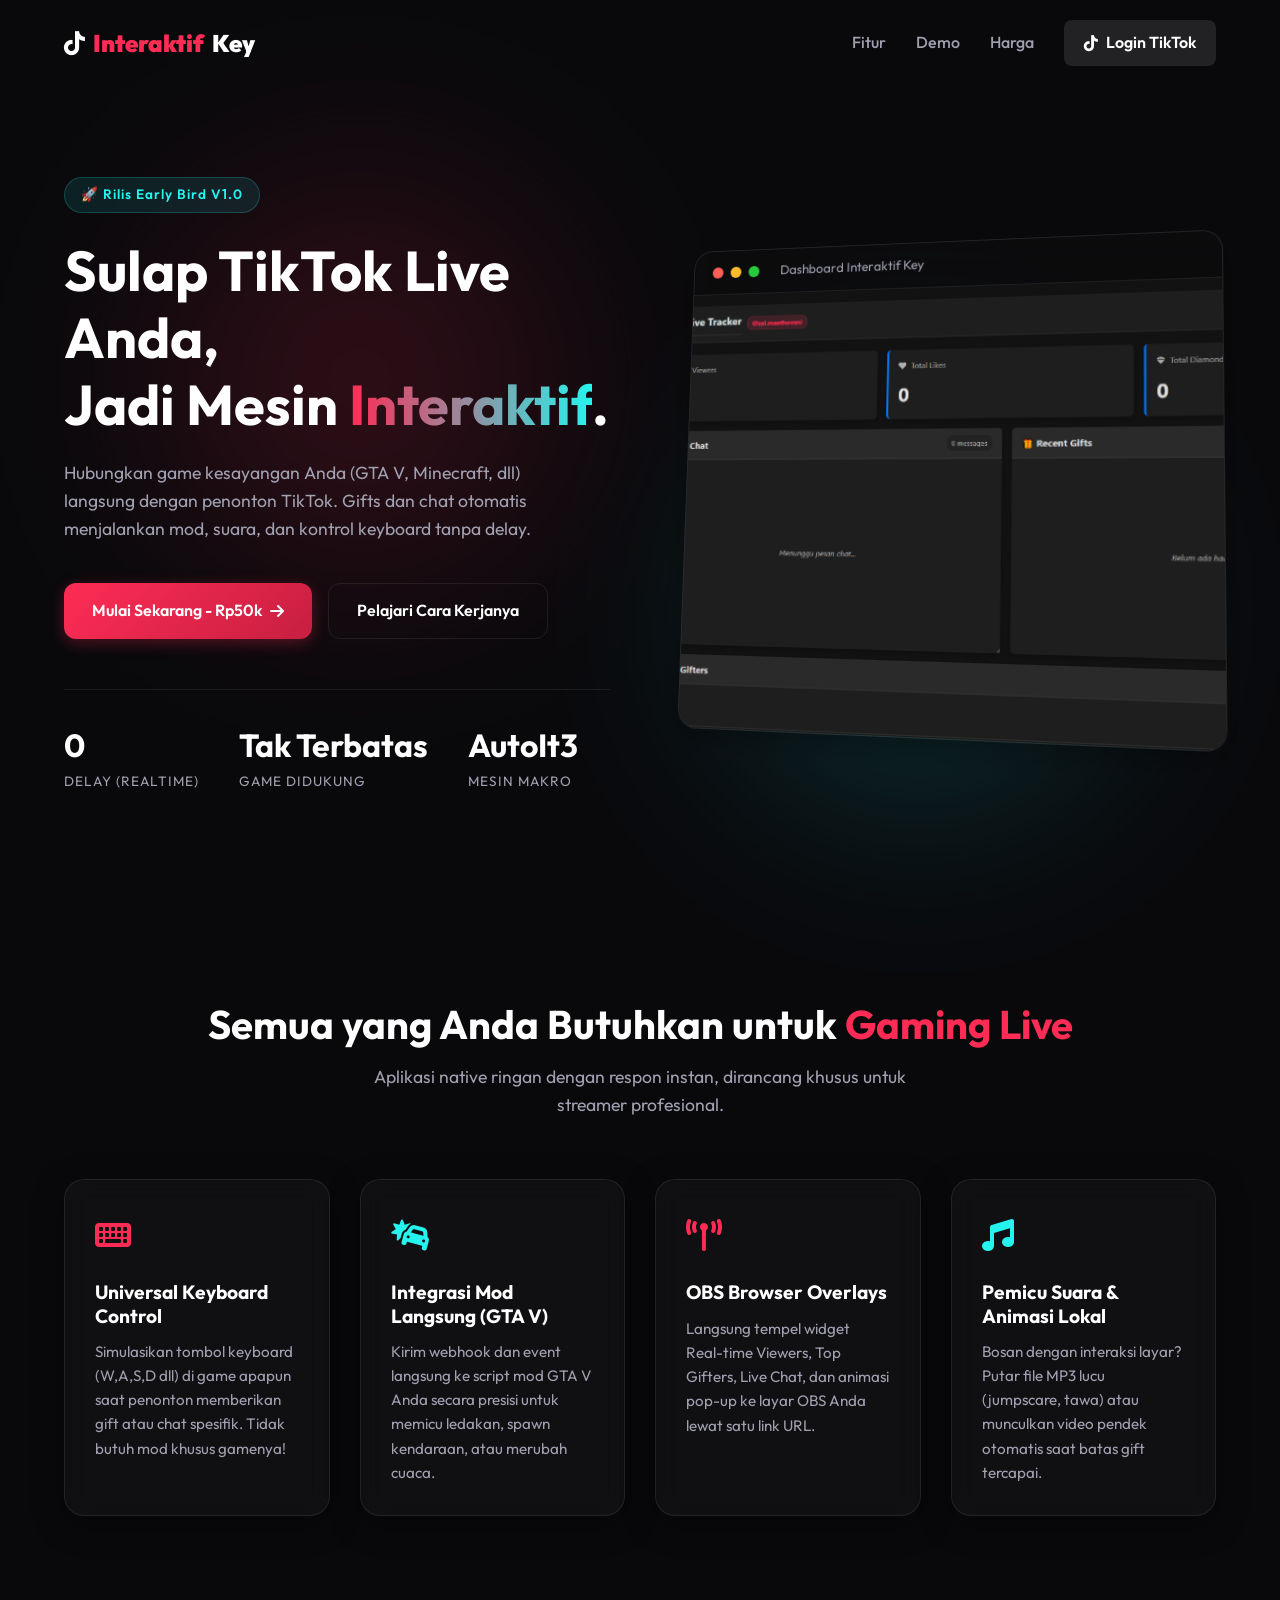
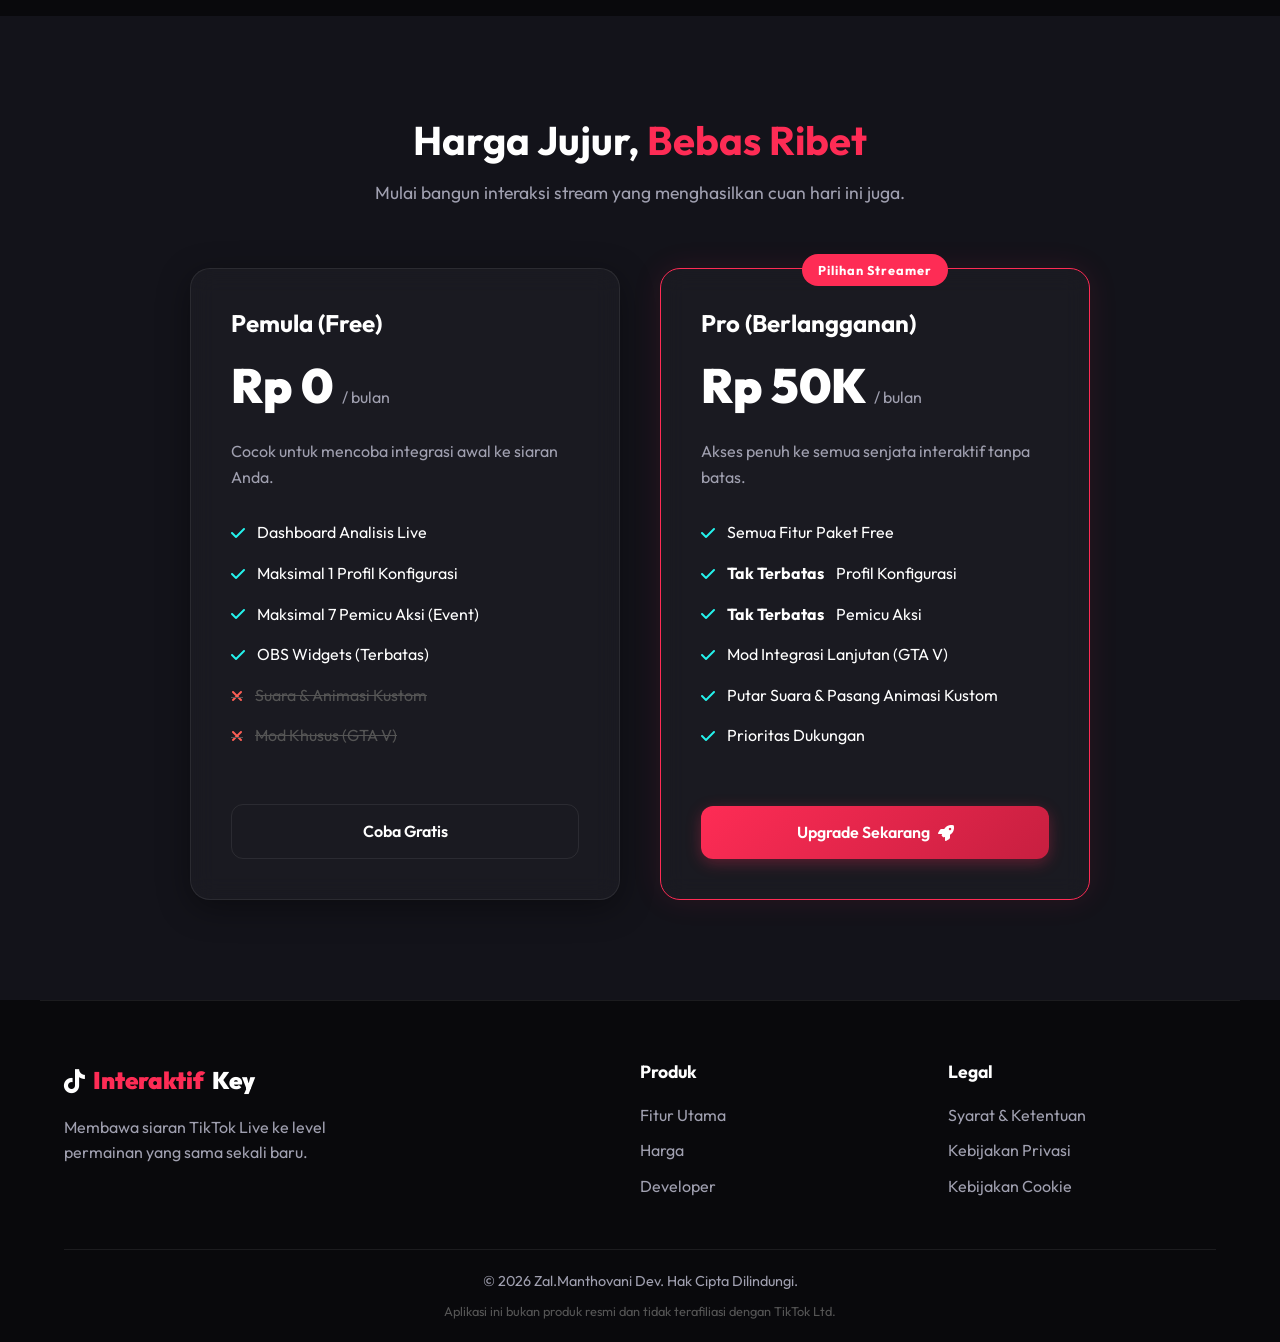
<file: index.html>
<!DOCTYPE html>
<html lang="id">

<head>
    <meta charset="UTF-8">
    <meta name="viewport" content="width=device-width, initial-scale=1.0">
    <title>Interaktif Key - Alat Streamer TikTok Live Profesional</title>
    <meta name="description"
        content="Tingkatkan interaksi siaran langsung TikTok Anda dengan Interaktif Key. Kontrol keyboard, overlay OBS, dan mod game otomatis dari gift penonton.">

    <!-- Google Fonts -->
    <link rel="preconnect" href="https://fonts.googleapis.com">
    <link rel="preconnect" href="https://fonts.gstatic.com" crossorigin>
    <link href="https://fonts.googleapis.com/css2?family=Outfit:wght@300;400;500;700;900&display=swap" rel="stylesheet">

    <!-- FontAwesome -->
    <link rel="stylesheet" href="https://cdnjs.cloudflare.com/ajax/libs/font-awesome/6.4.0/css/all.min.css">

    <!-- Custom CSS -->
    <link rel="stylesheet" href="css/style.css">
</head>

<body>
    <!-- Navbar -->
    <nav class="navbar" id="navbar">
        <div class="nav-container">
            <a href="index.html" class="logo">
                <i class="fab fa-tiktok"></i> <span>Interaktif</span>Key
            </a>
            <div class="nav-links">
                <a href="#features">Fitur</a>
                <a href="#demo">Demo</a>
                <a href="#pricing">Harga</a>
                <a href="#" class="btn-login"><i class="fab fa-tiktok"></i> Login TikTok</a>
            </div>
            <div class="hamburger">
                <i class="fas fa-bars"></i>
            </div>
        </div>
    </nav>

    <!-- Hero Section -->
    <section class="hero" id="home">
        <div class="hero-glow pink"></div>
        <div class="hero-glow cyan"></div>

        <div class="hero-content">
            <div class="badge">🚀 Rilis Early Bird V1.0</div>
            <h1 class="hero-title">Sulap TikTok Live Anda,<br>Jadi Mesin <span>Interaktif</span>.</h1>
            <p class="hero-subtitle">
                Hubungkan game kesayangan Anda (GTA V, Minecraft, dll) langsung dengan penonton TikTok.
                Gifts dan chat otomatis menjalankan mod, suara, dan kontrol keyboard tanpa delay.
            </p>
            <div class="hero-cta">
                <a href="#pricing" class="btn btn-primary">Mulai Sekarang - Rp50k <i class="fas fa-arrow-right"></i></a>
                <a href="#features" class="btn btn-outline">Pelajari Cara Kerjanya</a>
            </div>
            <div class="hero-stats">
                <div class="stat-item">
                    <span class="stat-num">0</span>
                    <span class="stat-label">Delay (Realtime)</span>
                </div>
                <div class="stat-item">
                    <span class="stat-num">Tak Terbatas</span>
                    <span class="stat-label">Game Didukung</span>
                </div>
                <div class="stat-item">
                    <span class="stat-num">AutoIt3</span>
                    <span class="stat-label">Mesin Makro</span>
                </div>
            </div>
        </div>

        <div class="hero-image">
            <div class="app-mockup glass-panel">
                <div class="mockup-header">
                    <span class="dot red"></span>
                    <span class="dot yellow"></span>
                    <span class="dot green"></span>
                    <div class="mockup-title">Dashboard Interaktif Key</div>
                </div>
                <div class="mockup-body">
                    <img src="images/dashboard.png" alt="Antarmuka Profesional Dashboard" class="dashboard-img">
                </div>
            </div>
        </div>
    </section>

    <!-- Features Section -->
    <section class="features" id="features">
        <div class="section-header text-center">
            <h2 class="section-title">Semua yang Anda Butuhkan untuk <span>Gaming Live</span></h2>
            <p class="section-subtitle">Aplikasi native ringan dengan respon instan, dirancang khusus untuk streamer
                profesional.</p>
        </div>

        <div class="features-grid">
            <div class="feature-card glass-panel" data-speed="1">
                <div class="feature-icon pink"><i class="fas fa-keyboard"></i></div>
                <h3 class="feature-title">Universal Keyboard Control</h3>
                <p>Simulasikan tombol keyboard (W,A,S,D dll) di game apapun saat penonton memberikan gift atau chat
                    spesifik. Tidak butuh mod khusus gamenya!</p>
            </div>

            <div class="feature-card glass-panel" data-speed="1.2">
                <div class="feature-icon cyan"><i class="fas fa-car-crash"></i></div>
                <h3 class="feature-title">Integrasi Mod Langsung (GTA V)</h3>
                <p>Kirim webhook dan event langsung ke script mod GTA V Anda secara presisi untuk memicu ledakan, spawn
                    kendaraan, atau merubah cuaca.</p>
            </div>

            <div class="feature-card glass-panel" data-speed="1.4">
                <div class="feature-icon pink"><i class="fas fa-broadcast-tower"></i></div>
                <h3 class="feature-title">OBS Browser Overlays</h3>
                <p>Langsung tempel widget Real-time Viewers, Top Gifters, Live Chat, dan animasi pop-up ke layar OBS
                    Anda lewat satu link URL.</p>
            </div>

            <div class="feature-card glass-panel" data-speed="1.6">
                <div class="feature-icon cyan"><i class="fas fa-music"></i></div>
                <h3 class="feature-title">Pemicu Suara & Animasi Lokal</h3>
                <p>Bosan dengan interaksi layar? Putar file MP3 lucu (jumpscare, tawa) atau munculkan video pendek
                    otomatis saat batas gift tercapai.</p>
            </div>
        </div>
    </section>

    <!-- Pricing Section -->
    <section class="pricing" id="pricing">
        <div class="section-header text-center">
            <h2 class="section-title">Harga Jujur, <span>Bebas Ribet</span></h2>
            <p class="section-subtitle">Mulai bangun interaksi stream yang menghasilkan cuan hari ini juga.</p>
        </div>

        <div class="pricing-container">
            <!-- Free Plan -->
            <div class="pricing-card glass-panel">
                <h3 class="plan-name">Pemula (Free)</h3>
                <div class="plan-price">Rp 0 <span>/ bulan</span></div>
                <p class="plan-desc">Cocok untuk mencoba integrasi awal ke siaran Anda.</p>

                <ul class="plan-features">
                    <li><i class="fas fa-check"></i> Dashboard Analisis Live</li>
                    <li><i class="fas fa-check"></i> Maksimal 1 Profil Konfigurasi</li>
                    <li><i class="fas fa-check"></i> Maksimal 7 Pemicu Aksi (Event)</li>
                    <li><i class="fas fa-check"></i> OBS Widgets (Terbatas)</li>
                    <li class="disabled"><i class="fas fa-times"></i> Suara & Animasi Kustom</li>
                    <li class="disabled"><i class="fas fa-times"></i> Mod Khusus (GTA V)</li>
                </ul>

                <a href="#" class="btn btn-outline full-width">Coba Gratis</a>
            </div>

            <!-- Pro Plan -->
            <div class="pricing-card premium glass-panel">
                <div class="popular-badge">Pilihan Streamer</div>
                <h3 class="plan-name">Pro (Berlangganan)</h3>
                <div class="plan-price">Rp 50K <span>/ bulan</span></div>
                <p class="plan-desc">Akses penuh ke semua senjata interaktif tanpa batas.</p>

                <ul class="plan-features">
                    <li><i class="fas fa-check"></i> Semua Fitur Paket Free</li>
                    <li><i class="fas fa-check"></i> <strong>Tak Terbatas</strong> Profil Konfigurasi</li>
                    <li><i class="fas fa-check"></i> <strong>Tak Terbatas</strong> Pemicu Aksi</li>
                    <li><i class="fas fa-check"></i> Mod Integrasi Lanjutan (GTA V)</li>
                    <li><i class="fas fa-check"></i> Putar Suara & Pasang Animasi Kustom</li>
                    <li><i class="fas fa-check"></i> Prioritas Dukungan</li>
                </ul>

                <a href="#" class="btn btn-primary full-width">Upgrade Sekarang <i class="fas fa-rocket"></i></a>
            </div>
        </div>
    </section>

    <!-- Footer -->
    <footer class="footer">
        <div class="footer-container">
            <div class="footer-brand">
                <a href="#" class="logo"><i class="fab fa-tiktok"></i> <span>Interaktif</span>Key</a>
                <p>Membawa siaran TikTok Live ke level permainan yang sama sekali baru.</p>
            </div>
            <div class="footer-links">
                <h4>Produk</h4>
                <a href="#features">Fitur Utama</a>
                <a href="#pricing">Harga</a>
                <a href="https://github.com/zalmanthovani" target="_blank">Developer</a>
            </div>
            <div class="footer-links">
                <h4>Legal</h4>
                <a href="tos.html">Syarat & Ketentuan</a>
                <a href="privacy.html">Kebijakan Privasi</a>
                <a href="privacy.html#cookie">Kebijakan Cookie</a>
            </div>
        </div>
        <div class="footer-bottom">
            <p>&copy; 2026 Zal.Manthovani Dev. Hak Cipta Dilindungi.</p>
            <p class="disclaimer">Aplikasi ini bukan produk resmi dan tidak terafiliasi dengan TikTok Ltd.</p>
        </div>
    </footer>

    <!-- Custom JS -->
    <script src="js/main.js"></script>
</body>

</html>
</file>
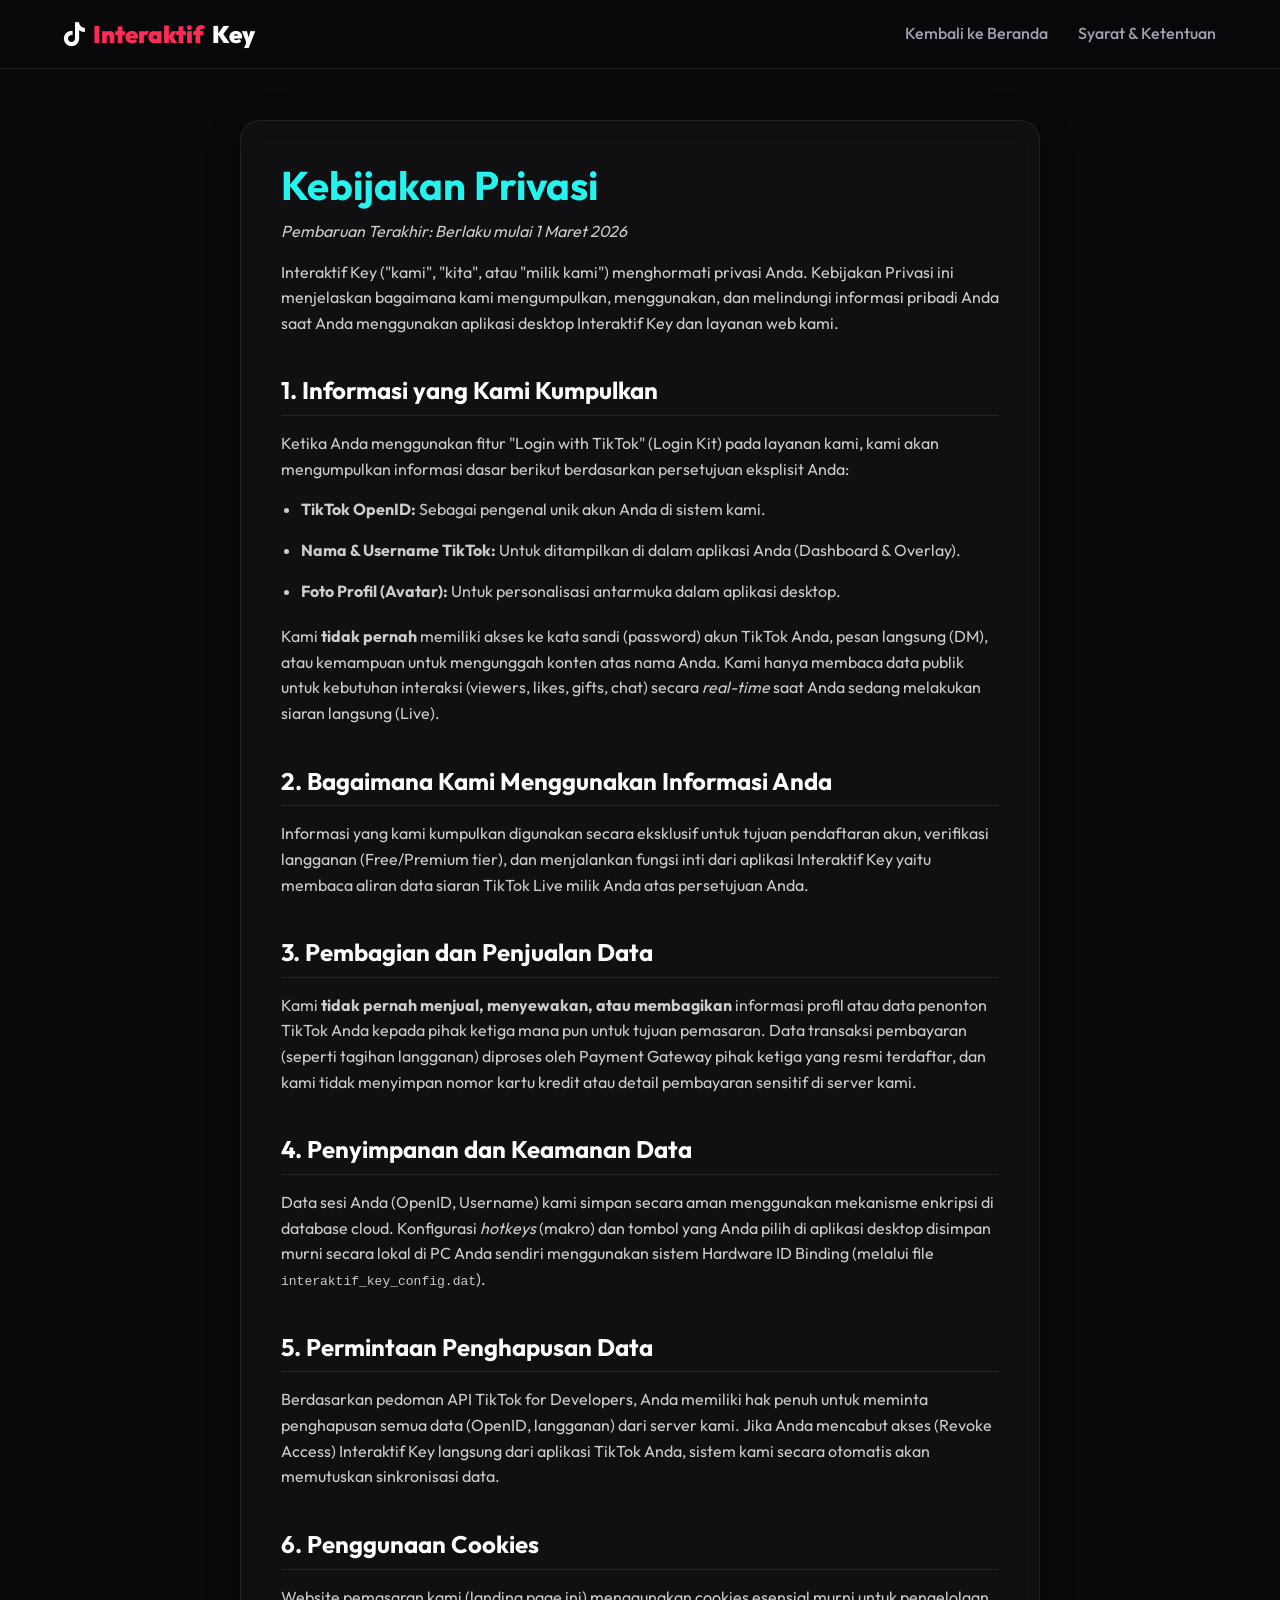
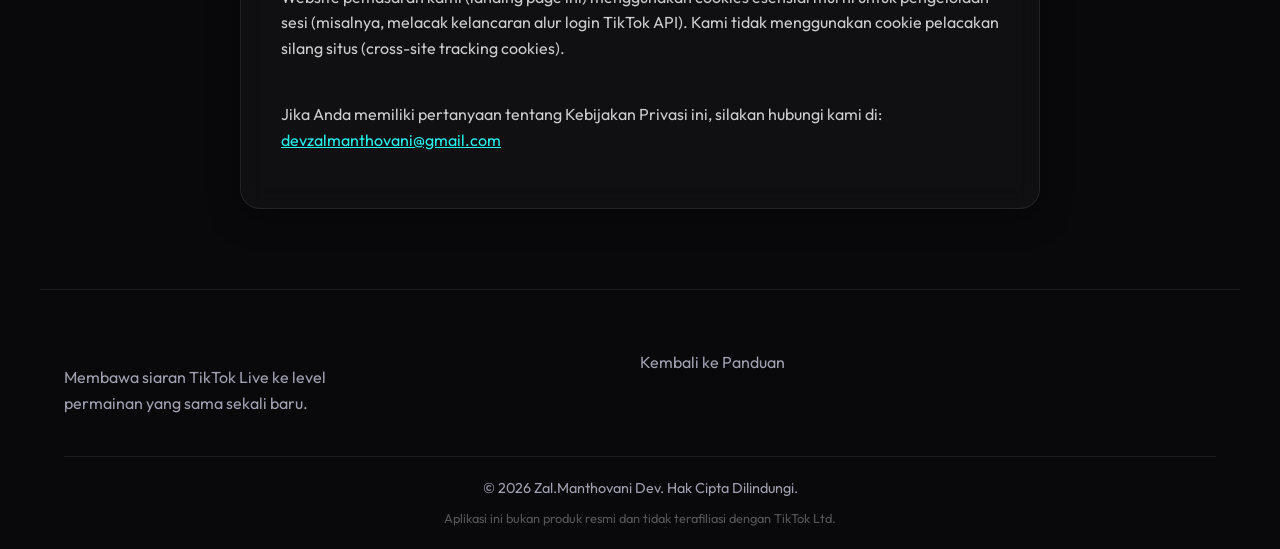
<file: privacy.html>
<!DOCTYPE html>
<html lang="id">

<head>
    <meta charset="UTF-8">
    <meta name="viewport" content="width=device-width, initial-scale=1.0">
    <title>Kebijakan Privasi - Interaktif Key</title>

    <!-- Google Fonts & Icons -->
    <link href="https://fonts.googleapis.com/css2?family=Outfit:wght@300;400;500;700;900&display=swap" rel="stylesheet">
    <link rel="stylesheet" href="https://cdnjs.cloudflare.com/ajax/libs/font-awesome/6.4.0/css/all.min.css">

    <!-- Custom CSS -->
    <link rel="stylesheet" href="css/style.css">
</head>

<body class="legal-page">
    <!-- Navbar -->
    <nav class="navbar scrolled" id="navbar">
        <div class="nav-container">
            <a href="index.html" class="logo">
                <i class="fab fa-tiktok"></i> <span>Interaktif</span>Key
            </a>
            <div class="nav-links">
                <a href="index.html">Kembali ke Beranda</a>
                <a href="tos.html">Syarat & Ketentuan</a>
            </div>
        </div>
    </nav>

    <div class="legal-content glass-panel">
        <h1>Kebijakan Privasi</h1>
        <p class="legal-update">Pembaruan Terakhir: Berlaku mulai 1 Maret 2026</p>

        <p>Interaktif Key ("kami", "kita", atau "milik kami") menghormati privasi Anda. Kebijakan Privasi ini
            menjelaskan bagaimana kami mengumpulkan, menggunakan, dan melindungi informasi pribadi Anda saat Anda
            menggunakan aplikasi desktop Interaktif Key dan layanan web kami.</p>

        <h2>1. Informasi yang Kami Kumpulkan</h2>
        <p>Ketika Anda menggunakan fitur "Login with TikTok" (Login Kit) pada layanan kami, kami akan mengumpulkan
            informasi dasar berikut berdasarkan persetujuan eksplisit Anda:</p>
        <ul>
            <li><strong>TikTok OpenID:</strong> Sebagai pengenal unik akun Anda di sistem kami.</li>
            <li><strong>Nama & Username TikTok:</strong> Untuk ditampilkan di dalam aplikasi Anda (Dashboard & Overlay).
            </li>
            <li><strong>Foto Profil (Avatar):</strong> Untuk personalisasi antarmuka dalam aplikasi desktop.</li>
        </ul>
        <p>Kami <strong>tidak pernah</strong> memiliki akses ke kata sandi (password) akun TikTok Anda, pesan langsung
            (DM), atau kemampuan untuk mengunggah konten atas nama Anda. Kami hanya membaca data publik untuk kebutuhan
            interaksi (viewers, likes, gifts, chat) secara <i>real-time</i> saat Anda sedang melakukan siaran langsung
            (Live).</p>

        <h2>2. Bagaimana Kami Menggunakan Informasi Anda</h2>
        <p>Informasi yang kami kumpulkan digunakan secara eksklusif untuk tujuan pendaftaran akun, verifikasi langganan
            (Free/Premium tier), dan menjalankan fungsi inti dari aplikasi Interaktif Key yaitu membaca aliran data
            siaran TikTok Live milik Anda atas persetujuan Anda.</p>

        <h2>3. Pembagian dan Penjualan Data</h2>
        <p>Kami <strong>tidak pernah menjual, menyewakan, atau membagikan</strong> informasi profil atau data penonton
            TikTok Anda kepada pihak ketiga mana pun untuk tujuan pemasaran. Data transaksi pembayaran (seperti tagihan
            langganan) diproses oleh Payment Gateway pihak ketiga yang resmi terdaftar, dan kami tidak menyimpan nomor
            kartu kredit atau detail pembayaran sensitif di server kami.</p>

        <h2>4. Penyimpanan dan Keamanan Data</h2>
        <p>Data sesi Anda (OpenID, Username) kami simpan secara aman menggunakan mekanisme enkripsi di database cloud.
            Konfigurasi <i>hotkeys</i> (makro) dan tombol yang Anda pilih di aplikasi desktop disimpan murni secara
            lokal di PC Anda sendiri menggunakan sistem Hardware ID Binding (melalui file
            <code>interaktif_key_config.dat</code>).</p>

        <h2>5. Permintaan Penghapusan Data</h2>
        <p>Berdasarkan pedoman API TikTok for Developers, Anda memiliki hak penuh untuk meminta penghapusan semua data
            (OpenID, langganan) dari server kami. Jika Anda mencabut akses (Revoke Access) Interaktif Key langsung dari
            aplikasi TikTok Anda, sistem kami secara otomatis akan memutuskan sinkronisasi data.</p>

        <h2 id="cookie">6. Penggunaan Cookies</h2>
        <p>Website pemasaran kami (landing page ini) menggunakan cookies esensial murni untuk pengelolaan sesi
            (misalnya, melacak kelancaran alur login TikTok API). Kami tidak menggunakan cookie pelacakan silang situs
            (cross-site tracking cookies).</p>

        <br>
        <p>Jika Anda memiliki pertanyaan tentang Kebijakan Privasi ini, silakan hubungi kami di: <a
                href="mailto:devzalmanthovani@gmail.com" class="cyan">devzalmanthovani@gmail.com</a></p>
    </div>

    <!-- Footer -->
    <footer class="footer">
        <div class="footer-container">
            <div class="footer-brand">
                <p>Membawa siaran TikTok Live ke level permainan yang sama sekali baru.</p>
            </div>
            <div class="footer-links">
                <a href="index.html">Kembali ke Panduan</a>
            </div>
        </div>
        <div class="footer-bottom">
            <p>&copy; 2026 Zal.Manthovani Dev. Hak Cipta Dilindungi.</p>
            <p class="disclaimer">Aplikasi ini bukan produk resmi dan tidak terafiliasi dengan TikTok Ltd.</p>
        </div>
    </footer>
</body>

</html>
</file>
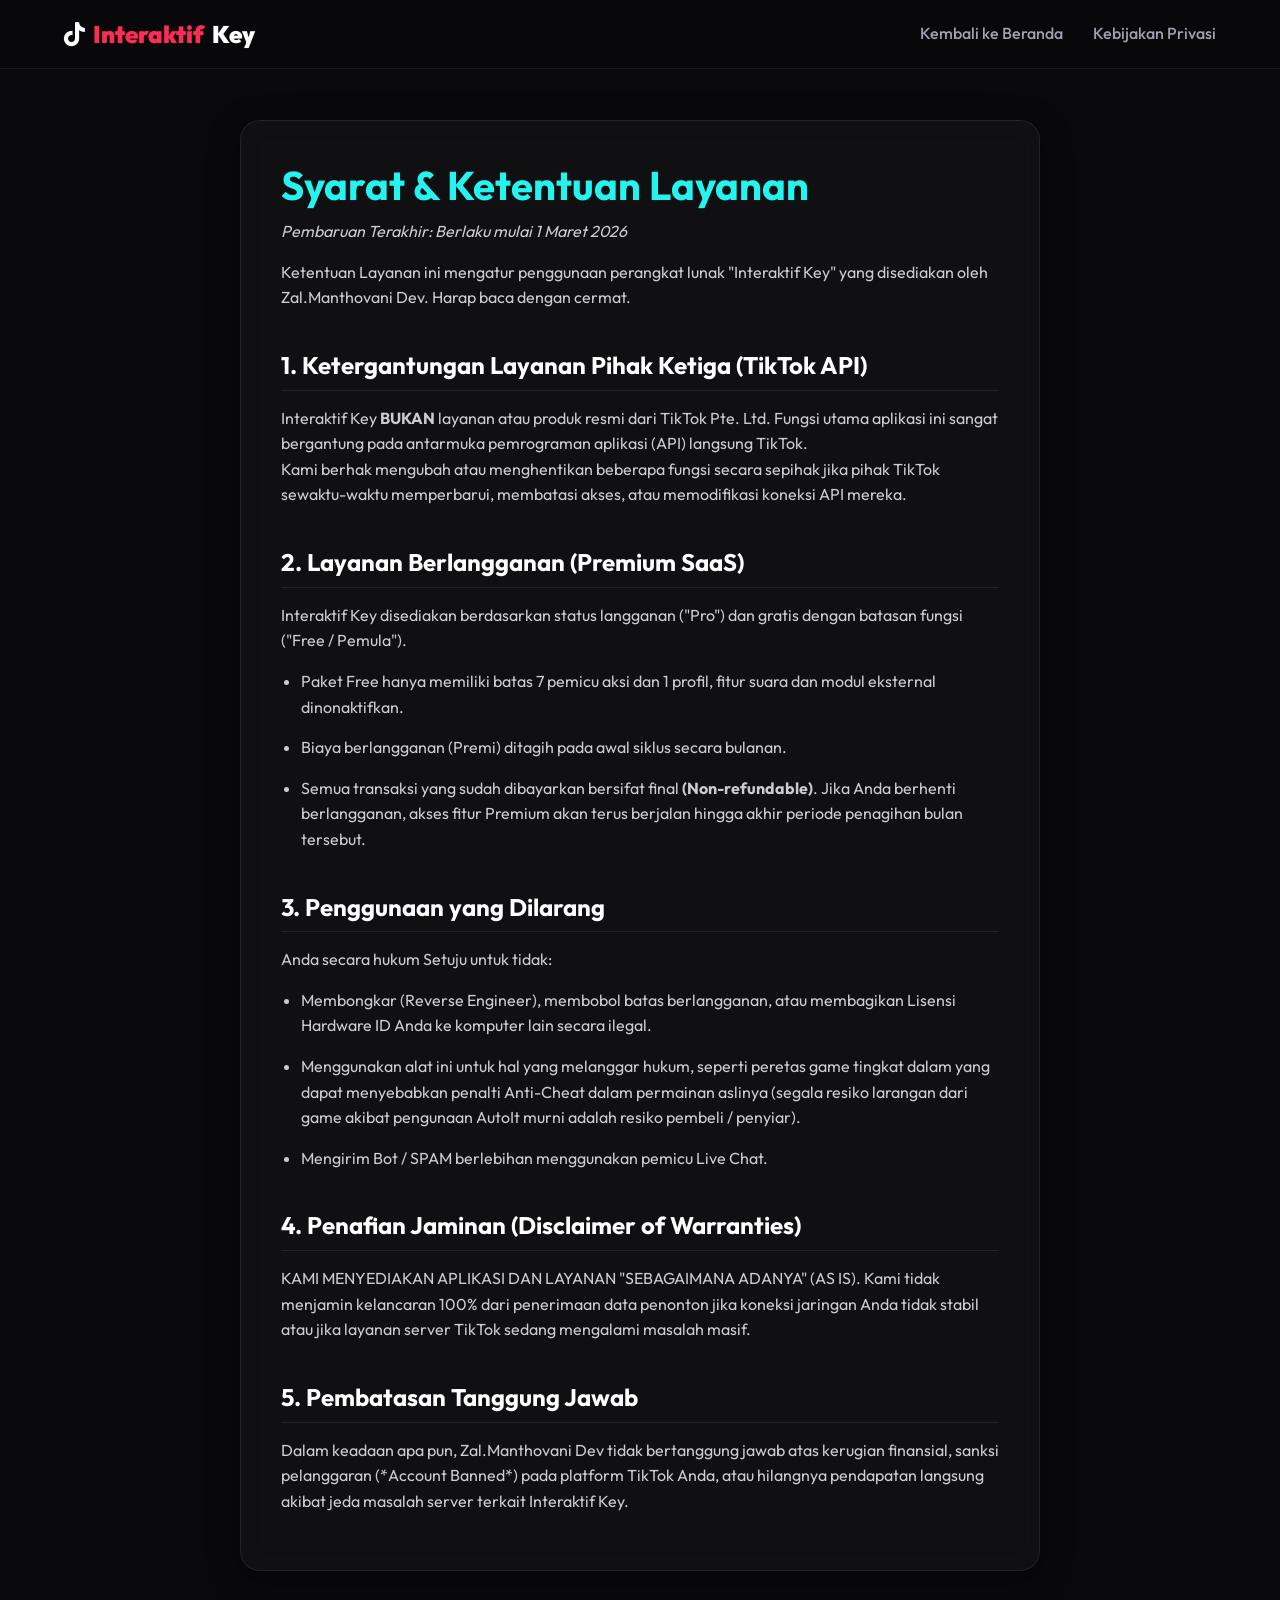
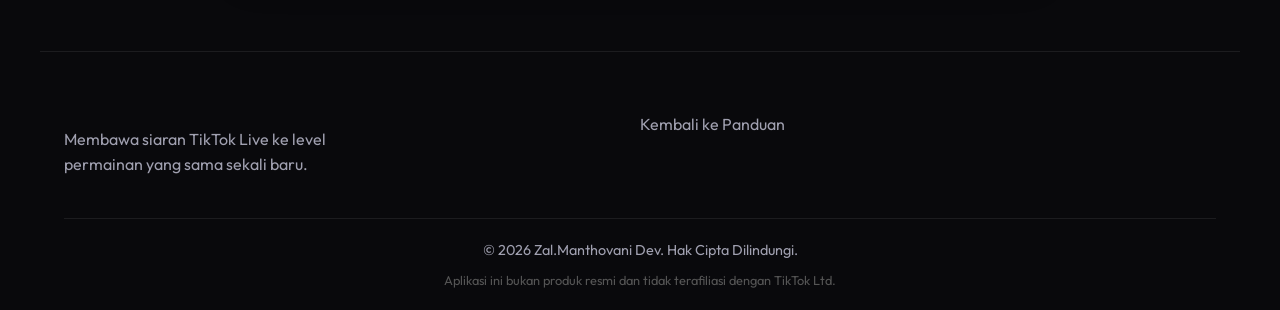
<file: tos.html>
<!DOCTYPE html>
<html lang="id">

<head>
    <meta charset="UTF-8">
    <meta name="viewport" content="width=device-width, initial-scale=1.0">
    <title>Syarat & Ketentuan - Interaktif Key</title>

    <!-- Google Fonts & Icons -->
    <link href="https://fonts.googleapis.com/css2?family=Outfit:wght@300;400;500;700;900&display=swap" rel="stylesheet">
    <link rel="stylesheet" href="https://cdnjs.cloudflare.com/ajax/libs/font-awesome/6.4.0/css/all.min.css">

    <!-- Custom CSS -->
    <link rel="stylesheet" href="css/style.css">
</head>

<body class="legal-page">
    <!-- Navbar -->
    <nav class="navbar scrolled" id="navbar">
        <div class="nav-container">
            <a href="index.html" class="logo">
                <i class="fab fa-tiktok"></i> <span>Interaktif</span>Key
            </a>
            <div class="nav-links">
                <a href="index.html">Kembali ke Beranda</a>
                <a href="privacy.html">Kebijakan Privasi</a>
            </div>
        </div>
    </nav>

    <div class="legal-content glass-panel">
        <h1>Syarat & Ketentuan Layanan</h1>
        <p class="legal-update">Pembaruan Terakhir: Berlaku mulai 1 Maret 2026</p>

        <p>Ketentuan Layanan ini mengatur penggunaan perangkat lunak "Interaktif Key" yang disediakan oleh
            Zal.Manthovani Dev. Harap baca dengan cermat.</p>

        <h2>1. Ketergantungan Layanan Pihak Ketiga (TikTok API)</h2>
        <p>Interaktif Key <strong>BUKAN</strong> layanan atau produk resmi dari TikTok Pte. Ltd. Fungsi utama aplikasi
            ini sangat bergantung pada antarmuka pemrograman aplikasi (API) langsung TikTok. <br>
            Kami berhak mengubah atau menghentikan beberapa fungsi secara sepihak jika pihak TikTok sewaktu-waktu
            memperbarui, membatasi akses, atau memodifikasi koneksi API mereka.</p>

        <h2>2. Layanan Berlangganan (Premium SaaS)</h2>
        <p>Interaktif Key disediakan berdasarkan status langganan ("Pro") dan gratis dengan batasan fungsi ("Free /
            Pemula").</p>
        <ul>
            <li>Paket Free hanya memiliki batas 7 pemicu aksi dan 1 profil, fitur suara dan modul eksternal
                dinonaktifkan.</li>
            <li>Biaya berlangganan (Premi) ditagih pada awal siklus secara bulanan. </li>
            <li>Semua transaksi yang sudah dibayarkan bersifat final <strong>(Non-refundable)</strong>. Jika Anda
                berhenti berlangganan, akses fitur Premium akan terus berjalan hingga akhir periode penagihan bulan
                tersebut.</li>
        </ul>

        <h2>3. Penggunaan yang Dilarang</h2>
        <p>Anda secara hukum Setuju untuk tidak:</p>
        <ul>
            <li>Membongkar (Reverse Engineer), membobol batas berlangganan, atau membagikan Lisensi Hardware ID Anda ke
                komputer lain secara ilegal.</li>
            <li>Menggunakan alat ini untuk hal yang melanggar hukum, seperti peretas game tingkat dalam yang dapat
                menyebabkan penalti Anti-Cheat dalam permainan aslinya (segala resiko larangan dari game akibat
                pengunaan AutoIt murni adalah resiko pembeli / penyiar).</li>
            <li>Mengirim Bot / SPAM berlebihan menggunakan pemicu Live Chat.</li>
        </ul>

        <h2>4. Penafian Jaminan (Disclaimer of Warranties)</h2>
        <p>KAMI MENYEDIAKAN APLIKASI DAN LAYANAN "SEBAGAIMANA ADANYA" (AS IS). Kami tidak menjamin kelancaran 100% dari
            penerimaan data penonton jika koneksi jaringan Anda tidak stabil atau jika layanan server TikTok sedang
            mengalami masalah masif.</p>

        <h2>5. Pembatasan Tanggung Jawab</h2>
        <p>Dalam keadaan apa pun, Zal.Manthovani Dev tidak bertanggung jawab atas kerugian finansial, sanksi pelanggaran
            (*Account Banned*) pada platform TikTok Anda, atau hilangnya pendapatan langsung akibat jeda masalah server
            terkait Interaktif Key.</p>

    </div>

    <!-- Footer -->
    <footer class="footer">
        <div class="footer-container">
            <div class="footer-brand">
                <p>Membawa siaran TikTok Live ke level permainan yang sama sekali baru.</p>
            </div>
            <div class="footer-links">
                <a href="index.html">Kembali ke Panduan</a>
            </div>
        </div>
        <div class="footer-bottom">
            <p>&copy; 2026 Zal.Manthovani Dev. Hak Cipta Dilindungi.</p>
            <p class="disclaimer">Aplikasi ini bukan produk resmi dan tidak terafiliasi dengan TikTok Ltd.</p>
        </div>
    </footer>
</body>

</html>
</file>
<file: css/style.css>
:root {
    /* Colors - TikTok Theme */
    --clr-bg: #09090c;
    --clr-bg-alt: #13131a;
    --clr-pink: #fe2c55;
    --clr-cyan: #25f4ee;
    --clr-text: #ffffff;
    --clr-text-muted: #a0a0b0;
    --clr-glass: rgba(255, 255, 255, 0.03);
    --clr-glass-border: rgba(255, 255, 255, 0.08);
    
    /* Typography */
    --font-main: 'Outfit', sans-serif;
    
    /* Transitions */
    --transition: all 0.3s cubic-bezier(0.25, 0.8, 0.25, 1);
}

* {
    margin: 0;
    padding: 0;
    box-sizing: border-box;
}

html {
    scroll-behavior: smooth;
}

body {
    font-family: var(--font-main);
    background-color: var(--clr-bg);
    color: var(--clr-text);
    line-height: 1.6;
    overflow-x: hidden;
}

/* Typography Utility */
.text-center { text-align: center; }
.pink { color: var(--clr-pink); }
.cyan { color: var(--clr-cyan); }

h1, h2, h3, h4 {
    line-height: 1.2;
}

/* Glassmorphism utility */
.glass-panel {
    background: var(--clr-glass);
    backdrop-filter: blur(12px);
    -webkit-backdrop-filter: blur(12px);
    border: 1px solid var(--clr-glass-border);
    border-radius: 20px;
    box-shadow: 0 8px 32px 0 rgba(0, 0, 0, 0.37);
}

/* Buttons */
.btn {
    display: inline-flex;
    align-items: center;
    justify-content: center;
    gap: 8px;
    padding: 14px 28px;
    border-radius: 12px;
    font-weight: 600;
    font-size: 1rem;
    text-decoration: none;
    cursor: pointer;
    transition: var(--transition);
    border: none;
    font-family: var(--font-main);
}

.btn-primary {
    background: linear-gradient(135deg, var(--clr-pink), #c71f40);
    color: white;
    box-shadow: 0 4px 15px rgba(254, 44, 85, 0.3);
}

.btn-primary:hover {
    transform: translateY(-2px);
    box-shadow: 0 8px 25px rgba(254, 44, 85, 0.5);
}

.btn-outline {
    background: transparent;
    color: var(--clr-text);
    border: 1px solid var(--clr-glass-border);
}

.btn-outline:hover {
    background: var(--clr-glass);
    border-color: var(--clr-cyan);
    color: var(--clr-cyan);
}

.full-width {
    width: 100%;
}

/* Navbar */
.navbar {
    position: fixed;
    top: 0;
    left: 0;
    width: 100%;
    padding: 20px 0;
    z-index: 1000;
    transition: var(--transition);
}

.navbar.scrolled {
    background: rgba(9, 9, 12, 0.85);
    backdrop-filter: blur(10px);
    padding: 15px 0;
    border-bottom: 1px solid var(--clr-glass-border);
}

.nav-container {
    max-width: 1200px;
    margin: 0 auto;
    padding: 0 24px;
    display: flex;
    justify-content: space-between;
    align-items: center;
}

.logo {
    font-size: 1.5rem;
    font-weight: 900;
    text-decoration: none;
    color: var(--clr-text);
    display: flex;
    align-items: center;
    gap: 8px;
}

.logo span {
    color: var(--clr-pink);
}

.nav-links {
    display: flex;
    align-items: center;
    gap: 30px;
}

.nav-links a:not(.btn-login) {
    color: var(--clr-text-muted);
    text-decoration: none;
    font-weight: 500;
    transition: var(--transition);
}

.nav-links a:not(.btn-login):hover {
    color: var(--clr-cyan);
}

.btn-login {
    background: rgba(255,255,255,0.1);
    color: white;
    padding: 10px 20px;
    border-radius: 8px;
    text-decoration: none;
    font-weight: 600;
    transition: var(--transition);
    display: flex;
    align-items: center;
    gap: 8px;
}

.btn-login:hover {
    background: white;
    color: black;
}

.hamburger {
    display: none;
    font-size: 1.5rem;
    cursor: pointer;
}

/* Hero Section */
.hero {
    min-height: 100vh;
    padding: 150px 24px 80px;
    max-width: 1200px;
    margin: 0 auto;
    display: grid;
    grid-template-columns: 1fr 1fr;
    gap: 60px;
    align-items: center;
    position: relative;
}

/* Glowing background effects */
.hero-glow {
    position: absolute;
    width: 400px;
    height: 400px;
    border-radius: 50%;
    filter: blur(100px);
    z-index: -1;
    opacity: 0.15;
}

.hero-glow.pink {
    background: var(--clr-pink);
    top: 20%;
    left: 10%;
}

.hero-glow.cyan {
    background: var(--clr-cyan);
    bottom: 10%;
    right: 10%;
}

.badge {
    display: inline-block;
    padding: 6px 16px;
    background: rgba(37, 244, 238, 0.1);
    color: var(--clr-cyan);
    border: 1px solid rgba(37, 244, 238, 0.2);
    border-radius: 50px;
    font-size: 0.85rem;
    font-weight: 600;
    letter-spacing: 1px;
    margin-bottom: 24px;
}

.hero-title {
    font-size: 3.5rem;
    margin-bottom: 20px;
}

.hero-title span {
    background: linear-gradient(to right, var(--clr-pink), var(--clr-cyan));
    -webkit-background-clip: text;
    background-clip: text;
    color: transparent;
}

.hero-subtitle {
    color: var(--clr-text-muted);
    font-size: 1.1rem;
    margin-bottom: 40px;
    max-width: 90%;
}

.hero-cta {
    display: flex;
    gap: 16px;
    margin-bottom: 50px;
}

.hero-stats {
    display: flex;
    gap: 40px;
    border-top: 1px solid var(--clr-glass-border);
    padding-top: 30px;
}

.stat-item {
    display: flex;
    flex-direction: column;
}

.stat-num {
    font-size: 2rem;
    font-weight: 700;
    color: var(--clr-text);
}

.stat-label {
    font-size: 0.85rem;
    color: var(--clr-text-muted);
    text-transform: uppercase;
    letter-spacing: 1px;
}

/* App Mockup Placeholder */
.app-mockup {
    width: 100%;
    height: 500px;
    display: flex;
    flex-direction: column;
    overflow: hidden;
    position: relative;
    transform: perspective(1000px) rotateY(-10deg) rotateX(5deg);
    transition: var(--transition);
}

.app-mockup:hover {
    transform: perspective(1000px) rotateY(0deg) rotateX(0deg);
}

.mockup-header {
    background: rgba(0,0,0,0.4);
    padding: 12px 20px;
    display: flex;
    align-items: center;
    border-bottom: 1px solid var(--clr-glass-border);
}

.dot {
    width: 12px;
    height: 12px;
    border-radius: 50%;
    margin-right: 8px;
}
.dot.red { background: #ff5f56; }
.dot.yellow { background: #ffbd2e; }
.dot.green { background: #27c93f; }

.mockup-title {
    margin-left: 15px;
    color: var(--clr-text-muted);
    font-size: 0.85rem;
}

.mockup-body {
    flex: 1;
    display: flex;
    flex-direction: column;
    align-items: center;
    justify-content: center;
    background: rgba(0,0,0,0.2);
}

.mockup-placeholder i {
    font-size: 4rem;
    color: var(--clr-cyan);
    margin-bottom: 16px;
    opacity: 0.5;
}

.mockup-placeholder p {
    color: var(--clr-text-muted);
}

.dashboard-img {
    width: 100%;
    height: 100%;
    object-fit: cover;
    display: block;
}

/* Sections Global */
.section-header {
    margin-bottom: 60px;
}

.section-title {
    font-size: 2.5rem;
    margin-bottom: 15px;
}

.section-title span {
    color: var(--clr-pink);
}

.section-subtitle {
    color: var(--clr-text-muted);
    font-size: 1.1rem;
    max-width: 600px;
    margin: 0 auto;
}

/* Features */
.features {
    padding: 100px 24px;
    max-width: 1200px;
    margin: 0 auto;
}

.features-grid {
    display: grid;
    grid-template-columns: repeat(auto-fit, minmax(250px, 1fr));
    gap: 30px;
}

.feature-card {
    padding: 30px;
    transition: transform 0.4s ease;
}

.feature-card:hover {
    transform: translateY(-10px);
    border-color: var(--clr-cyan);
}

.feature-icon {
    font-size: 2rem;
    margin-bottom: 20px;
}

.feature-title {
    font-size: 1.2rem;
    margin-bottom: 12px;
}

.feature-card p {
    color: var(--clr-text-muted);
    font-size: 0.95rem;
}

/* Pricing */
.pricing {
    padding: 100px 24px;
    background: var(--clr-bg-alt);
}

.pricing-container {
    max-width: 900px;
    margin: 0 auto;
    display: grid;
    grid-template-columns: 1fr 1fr;
    gap: 40px;
}

.pricing-card {
    padding: 40px;
    position: relative;
    display: flex;
    flex-direction: column;
}

.pricing-card.premium {
    border-color: var(--clr-pink);
    box-shadow: 0 0 30px rgba(254, 44, 85, 0.1);
}

.popular-badge {
    position: absolute;
    top: -15px;
    left: 50%;
    transform: translateX(-50%);
    background: var(--clr-pink);
    color: white;
    padding: 6px 16px;
    border-radius: 20px;
    font-size: 0.8rem;
    font-weight: 700;
    letter-spacing: 1px;
}

.plan-name {
    font-size: 1.5rem;
    margin-bottom: 10px;
}

.plan-price {
    font-size: 3rem;
    font-weight: 900;
    margin-bottom: 15px;
}

.plan-price span {
    font-size: 1rem;
    color: var(--clr-text-muted);
    font-weight: 400;
}

.plan-desc {
    color: var(--clr-text-muted);
    margin-bottom: 30px;
    min-height: 48px;
}

.plan-features {
    list-style: none;
    margin-bottom: 40px;
    flex: 1;
}

.plan-features li {
    margin-bottom: 15px;
    display: flex;
    align-items: center;
    gap: 12px;
}

.plan-features li i.fa-check {
    color: var(--clr-cyan);
}

.plan-features li i.fa-times {
    color: #ff5f56;
}

.plan-features li.disabled {
    color: #555;
    text-decoration: line-through;
}

/* Footer & Legal Pages */
.footer {
    padding: 60px 24px 20px;
    max-width: 1200px;
    margin: 0 auto;
    border-top: 1px solid var(--clr-glass-border);
}

.footer-container {
    display: grid;
    grid-template-columns: 2fr 1fr 1fr;
    gap: 40px;
    margin-bottom: 40px;
}

.footer-brand p {
    color: var(--clr-text-muted);
    margin-top: 15px;
    max-width: 300px;
}

.footer-links h4 {
    margin-bottom: 20px;
    font-size: 1.1rem;
}

.footer-links a {
    display: block;
    color: var(--clr-text-muted);
    text-decoration: none;
    margin-bottom: 10px;
    transition: var(--transition);
}

.footer-links a:hover {
    color: var(--clr-cyan);
}

.footer-bottom {
    text-align: center;
    padding-top: 20px;
    border-top: 1px solid var(--clr-glass-border);
    color: var(--clr-text-muted);
    font-size: 0.9rem;
}

.disclaimer {
    margin-top: 8px;
    font-size: 0.8rem;
    color: #555;
}

/* Legal Pages Styling (Privacy & TOS) */
.legal-page {
    padding-top: 120px !important;
}

.legal-content {
    max-width: 800px;
    margin: 0 auto;
    padding: 40px;
    margin-bottom: 80px;
}

.legal-content h1 {
    font-size: 2.5rem;
    margin-bottom: 10px;
    color: var(--clr-cyan);
}

.legal-update {
    color: var(--clr-text-muted);
    margin-bottom: 40px;
    font-style: italic;
}

.legal-content h2 {
    font-size: 1.5rem;
    margin: 40px 0 15px;
    border-bottom: 1px solid var(--clr-glass-border);
    padding-bottom: 10px;
}

.legal-content p, .legal-content li {
    color: #ccc;
    margin-bottom: 15px;
}

.legal-content ul {
    margin-left: 20px;
    margin-bottom: 20px;
}

/* Responsive */
@media (max-width: 900px) {
    .hero {
        grid-template-columns: 1fr;
        padding-top: 120px;
        text-align: center;
    }
    
    .hero-subtitle {
        max-width: 100%;
        margin: 0 auto 30px;
    }
    
    .hero-cta {
        justify-content: center;
    }
    
    .hero-stats {
        justify-content: center;
    }
    
    .pricing-container {
        grid-template-columns: 1fr;
        max-width: 450px;
    }
    
    .footer-container {
        grid-template-columns: 1fr;
    }
}

@media (max-width: 768px) {
    .nav-links {
        display: none; /* simple mobile menu hidden for now */
    }
    .hamburger {
        display: block;
    }
    .hero-title {
        font-size: 2.5rem;
    }
}
</file>
